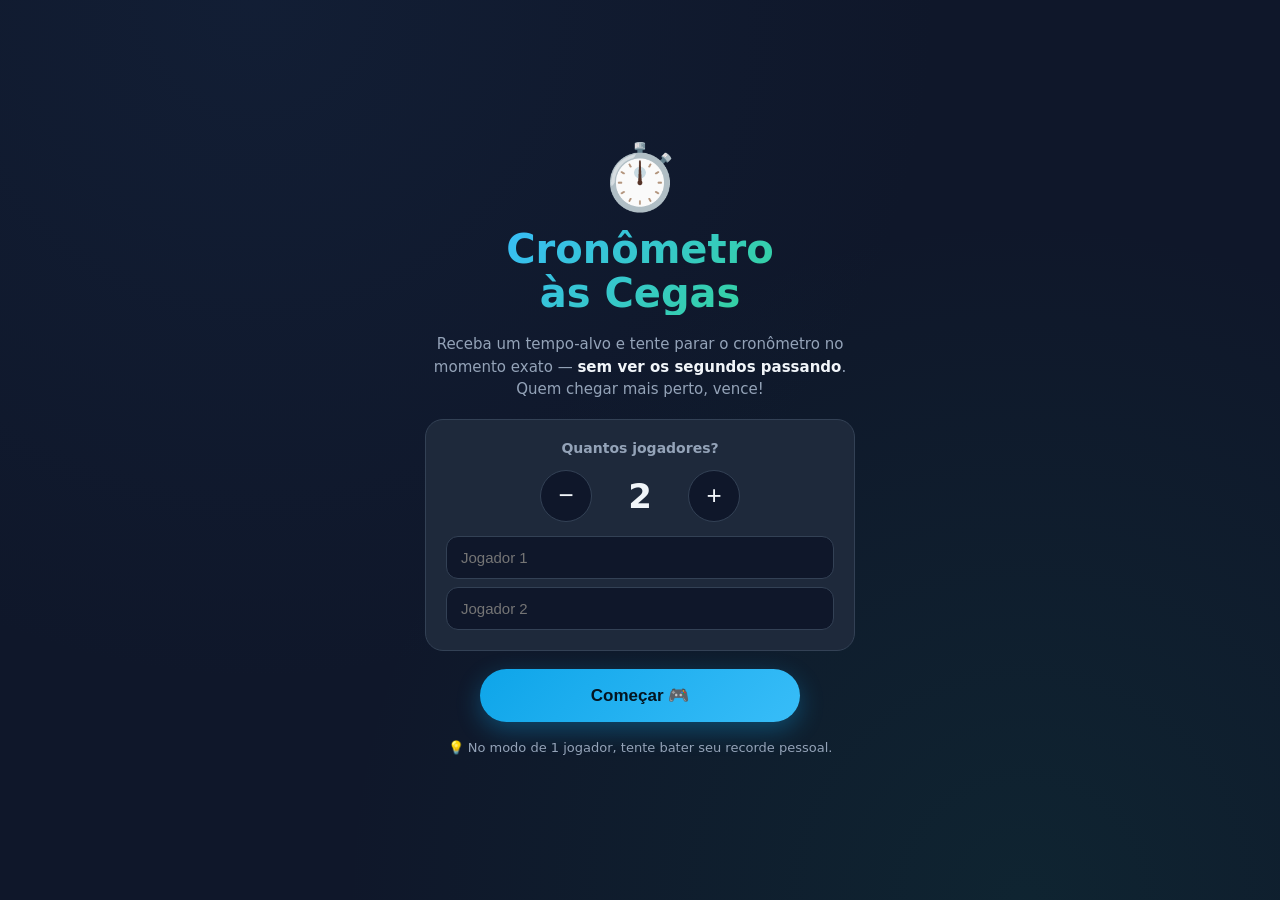
<file: index.html>
<!DOCTYPE html>
<html lang="pt-BR">
<head>
  <meta charset="UTF-8">
  <meta name="viewport" content="width=device-width, initial-scale=1.0, user-scalable=no">
  <meta name="theme-color" content="#0f172a">
  <meta name="description" content="Jogo do Cronômetro às Cegas — tente parar o cronômetro no tempo certo, sem ver!">
  <title>Cronômetro às Cegas</title>
  <link rel="manifest" href="manifest.webmanifest">
  <link rel="icon" href="icons/icon-192.png">
  <link rel="apple-touch-icon" href="icons/icon-192.png">
  <link rel="stylesheet" href="style.css">
</head>
<body>

  <!-- ===== Tela: Início ===== -->
  <section id="screen-home" class="screen active">
    <div class="container">
      <div class="logo">⏱️</div>
      <h1>Cronômetro<br>às Cegas</h1>
      <p class="subtitle">Receba um tempo-alvo e tente parar o cronômetro no momento exato — <strong>sem ver os segundos passando</strong>. Quem chegar mais perto, vence!</p>

      <div class="card">
        <label class="field-label" for="player-count">Quantos jogadores?</label>
        <div class="stepper">
          <button type="button" id="btn-minus" class="stepper-btn" aria-label="Menos um jogador">−</button>
          <span id="player-count" class="stepper-value">2</span>
          <button type="button" id="btn-plus" class="stepper-btn" aria-label="Mais um jogador">+</button>
        </div>
        <div id="player-names" class="player-names"></div>
      </div>

      <button type="button" id="btn-start-game" class="btn btn-primary">Começar 🎮</button>
      <p class="hint">💡 No modo de 1 jogador, tente bater seu recorde pessoal.</p>
    </div>
  </section>

  <!-- ===== Tela: Jogo ===== -->
  <section id="screen-game" class="screen">
    <div class="container">
      <div class="round-info">
        <span id="round-label" class="chip">Rodada 1</span>
        <span id="turn-label" class="chip chip-accent">Vez de Jogador 1</span>
      </div>

      <div class="target-card">
        <span class="target-title">🎯 Tempo-alvo</span>
        <span id="target-time" class="target-value">7,43<small>s</small></span>
      </div>

      <div id="timer-area" class="timer-area">
        <div id="timer-visual" class="timer-visual">
          <div class="pulse-ring"></div>
          <span id="timer-emoji">🙈</span>
        </div>
        <p id="timer-status" class="timer-status">Toque no botão para iniciar o cronômetro.<br>Ele ficará <strong>escondido</strong>!</p>
      </div>

      <button type="button" id="btn-timer" class="btn btn-timer btn-go">INICIAR ▶</button>
      <p class="hint">Também funciona com a tecla <kbd>Espaço</kbd></p>
    </div>
  </section>

  <!-- ===== Tela: Entre jogadores ===== -->
  <section id="screen-pass" class="screen">
    <div class="container">
      <div class="logo">🤫</div>
      <h2>Tempo registrado!</h2>
      <p class="subtitle">O resultado é segredo até o fim da rodada.<br>Passe o aparelho para:</p>
      <p id="next-player-name" class="big-name">Jogador 2</p>
      <button type="button" id="btn-next-player" class="btn btn-primary">Pode vir! 👍</button>
    </div>
  </section>

  <!-- ===== Tela: Resultado da rodada ===== -->
  <section id="screen-result" class="screen">
    <div class="container">
      <h2 id="result-title">Resultado da rodada</h2>
      <p class="subtitle">Alvo: <strong id="result-target">7,43s</strong></p>
      <div id="result-list" class="result-list"></div>
      <div id="solo-feedback" class="solo-feedback hidden"></div>
      <div class="btn-row">
        <button type="button" id="btn-next-round" class="btn btn-primary">Próxima rodada 🔁</button>
        <button type="button" id="btn-finish" class="btn btn-ghost">Encerrar jogo</button>
      </div>
    </div>
  </section>

  <!-- ===== Tela: Placar final ===== -->
  <section id="screen-final" class="screen">
    <div class="container">
      <div class="logo">🏆</div>
      <h2>Fim de jogo!</h2>
      <p id="final-subtitle" class="subtitle"></p>
      <div id="final-list" class="result-list"></div>
      <button type="button" id="btn-play-again" class="btn btn-primary">Jogar novamente 🔄</button>
    </div>
  </section>

  <script src="app.js"></script>
</body>
</html>
</file>
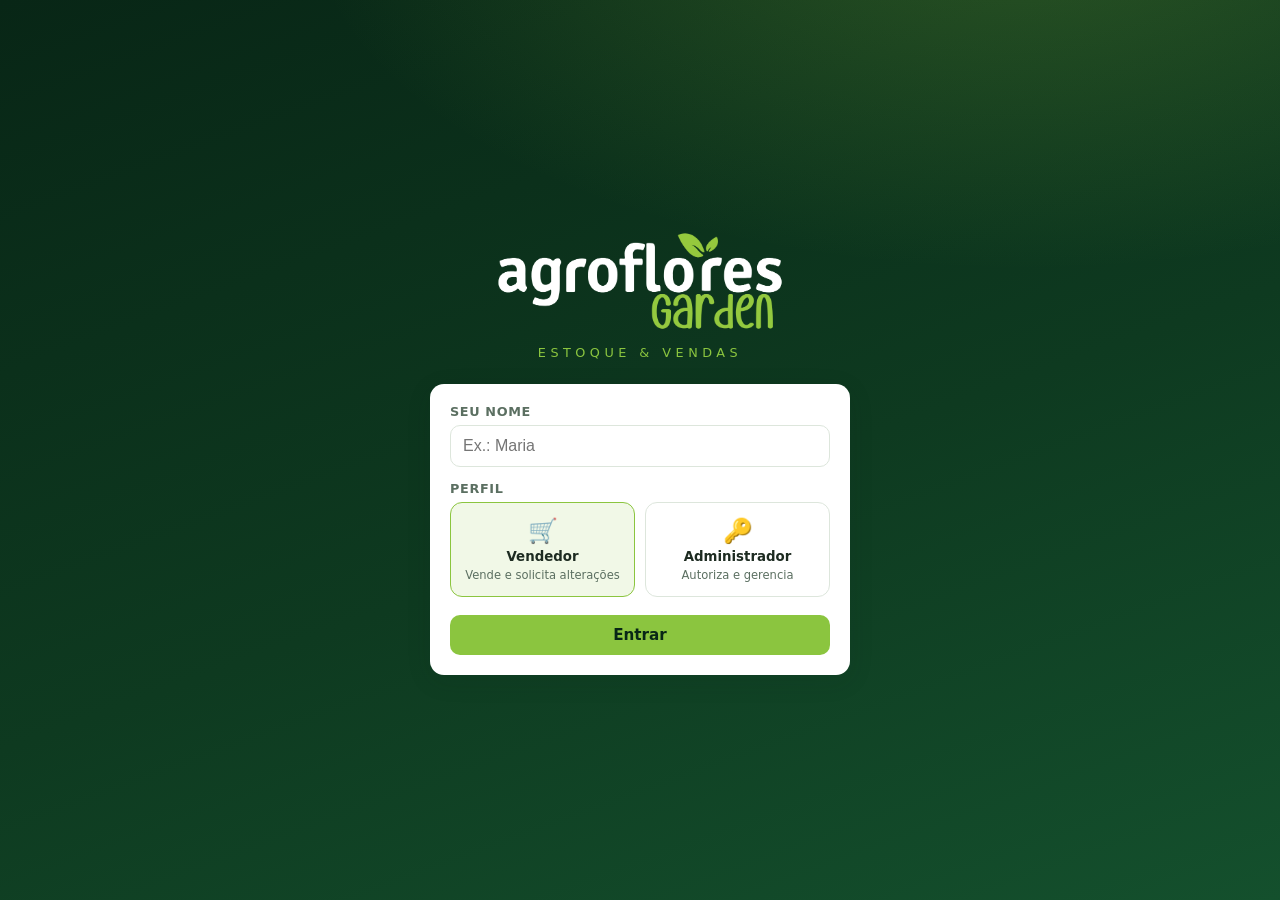
<file: agroflores/index.html>
<!DOCTYPE html>
<html lang="pt-BR">
<head>
  <meta charset="UTF-8">
  <meta name="viewport" content="width=device-width, initial-scale=1.0, viewport-fit=cover">
  <meta name="theme-color" content="#0e3a20">
  <meta name="description" content="Agroflores Garden — controle de estoque e ponto de venda com autorização do administrador para alteração de preços.">
  <meta name="apple-mobile-web-app-capable" content="yes">
  <meta name="mobile-web-app-capable" content="yes">
  <meta name="apple-mobile-web-app-status-bar-style" content="black-translucent">
  <meta name="apple-mobile-web-app-title" content="Agroflores">
  <title>Agroflores Garden — Estoque &amp; Vendas</title>
  <link rel="icon" href="icon-512.png" type="image/png">
  <link rel="apple-touch-icon" href="icon-512.png">
  <link rel="manifest" href="manifest.webmanifest">
  <link rel="stylesheet" href="style.css">
</head>
<body>

  <!-- ===== Tela: Login / seleção de perfil ===== -->
  <section id="screen-login" class="screen active">
    <div class="login-box">
      <img src="logo.png" alt="Agroflores Garden" class="login-logo">
      <p class="login-tagline">Estoque &amp; Vendas</p>

      <div class="card">
        <label class="field-label" for="login-name">Seu nome</label>
        <input type="text" id="login-name" placeholder="Ex.: Maria" maxlength="30" autocomplete="off">

        <label class="field-label">Perfil</label>
        <div class="role-picker">
          <button type="button" class="role-btn selected" data-role="vendedor">
            <span class="role-icon">🛒</span>
            <strong>Vendedor</strong>
            <small>Vende e solicita alterações</small>
          </button>
          <button type="button" class="role-btn" data-role="admin">
            <span class="role-icon">🔑</span>
            <strong>Administrador</strong>
            <small>Autoriza e gerencia</small>
          </button>
        </div>

        <div id="login-pin-row" class="hidden">
          <label class="field-label" for="login-pin">PIN do administrador</label>
          <input type="password" id="login-pin" inputmode="numeric" placeholder="••••" maxlength="8" autocomplete="off">
          <p class="hint">PIN padrão do modelo: <code>1234</code></p>
        </div>

        <p id="login-error" class="error-msg hidden"></p>
        <button id="btn-login" class="btn btn-primary btn-block">Entrar</button>
      </div>
    </div>
  </section>

  <!-- ===== App ===== -->
  <section id="screen-app" class="screen">
    <header class="app-header">
      <img src="logo.png" alt="Agroflores Garden" class="header-logo">
      <div class="header-user">
        <span id="user-badge" class="user-badge"></span>
        <button id="btn-logout" class="btn btn-ghost btn-small" title="Sair">Sair</button>
      </div>
    </header>

    <nav class="tabs" id="tabs"></nav>

    <main class="views">

      <!-- ===== Aba: PDV (vendedor) ===== -->
      <div id="view-pdv" class="view">
        <div class="pdv-grid">
          <section class="panel">
            <h2>Produtos</h2>
            <input type="search" id="pdv-search" class="search" placeholder="Buscar produto…">
            <ul id="pdv-products" class="product-list"></ul>
          </section>

          <section class="panel cart-panel">
            <h2>Venda atual</h2>
            <ul id="cart-items" class="cart-list"></ul>
            <p id="cart-empty" class="empty-msg">Toque em um produto para adicioná-lo à venda.</p>
            <div class="cart-total-row">
              <span>Total</span>
              <strong id="cart-total">R$ 0,00</strong>
            </div>
            <div class="cart-actions">
              <button id="btn-clear-cart" class="btn btn-ghost">Limpar</button>
              <button id="btn-checkout" class="btn btn-primary">Finalizar venda</button>
            </div>
          </section>
        </div>
      </div>

      <!-- ===== Aba: Estoque ===== -->
      <div id="view-estoque" class="view">
        <section class="panel">
          <h2>Adicionar ao estoque</h2>
          <form id="form-product" class="product-form">
            <div class="form-row">
              <div class="form-field grow">
                <label class="field-label" for="prod-name">Produto</label>
                <input type="text" id="prod-name" placeholder="Ex.: Muda de rosa" maxlength="60" required>
              </div>
              <div class="form-field">
                <label class="field-label" for="prod-category">Categoria</label>
                <select id="prod-category">
                  <option>Flores</option>
                  <option>Mudas</option>
                  <option>Vasos</option>
                  <option>Insumos</option>
                  <option>Ferramentas</option>
                  <option>Outros</option>
                </select>
              </div>
            </div>
            <div class="form-row">
              <div class="form-field">
                <label class="field-label" for="prod-price">Preço (R$)</label>
                <input type="number" id="prod-price" min="0.01" step="0.01" placeholder="0,00" required>
              </div>
              <div class="form-field">
                <label class="field-label" for="prod-qty">Quantidade</label>
                <input type="number" id="prod-qty" min="1" step="1" value="1" required>
              </div>
              <div class="form-field btn-field">
                <button type="submit" class="btn btn-primary">Adicionar</button>
              </div>
            </div>
            <p class="hint">Se o produto já existir, a quantidade é somada ao estoque atual.</p>
          </form>
        </section>

        <section class="panel">
          <h2>Estoque atual</h2>
          <input type="search" id="stock-search" class="search" placeholder="Buscar no estoque…">
          <div class="table-wrap">
            <table class="stock-table">
              <thead>
                <tr>
                  <th>Produto</th><th>Categoria</th><th>Preço</th><th>Qtd.</th><th></th>
                </tr>
              </thead>
              <tbody id="stock-rows"></tbody>
            </table>
          </div>
        </section>
      </div>

      <!-- ===== Aba: Solicitações / Autorizações ===== -->
      <div id="view-solicitacoes" class="view">
        <section class="panel">
          <h2 id="requests-title">Solicitações de alteração de preço</h2>
          <ul id="request-list" class="request-list"></ul>
          <p id="requests-empty" class="empty-msg">Nenhuma solicitação por aqui.</p>
        </section>
      </div>

      <!-- ===== Aba: Vendas (admin) ===== -->
      <div id="view-vendas" class="view">
        <section class="panel">
          <h2>Histórico de vendas</h2>
          <ul id="sales-list" class="sales-list"></ul>
          <p id="sales-empty" class="empty-msg">Nenhuma venda registrada ainda.</p>
        </section>
      </div>

    </main>
  </section>

  <!-- ===== Modal: alterar preço ===== -->
  <div id="modal-price" class="modal-backdrop hidden">
    <div class="modal">
      <h3>Alterar preço</h3>
      <p class="modal-product" id="price-product-name"></p>
      <p class="modal-current">Preço atual: <strong id="price-current"></strong></p>

      <label class="field-label" for="price-new">Novo preço (R$)</label>
      <input type="number" id="price-new" min="0.01" step="0.01" placeholder="0,00">

      <label class="field-label" for="price-reason">Motivo</label>
      <input type="text" id="price-reason" maxlength="120" placeholder="Ex.: promoção, produto danificado…">

      <div id="price-auth-block" class="auth-block">
        <p class="auth-note">⚠️ Alteração de preço exige <strong>autorização do administrador</strong>.
        A solicitação será enviada pelo app e a venda com o novo preço
        <strong>só poderá ser finalizada depois da aprovação</strong>.</p>
      </div>

      <p id="price-error" class="error-msg hidden"></p>

      <div class="modal-actions">
        <button id="btn-price-cancel" class="btn btn-ghost">Cancelar</button>
        <button id="btn-price-submit" class="btn btn-primary">Enviar</button>
      </div>
    </div>
  </div>

  <!-- ===== Barra de venda (mobile) ===== -->
  <div id="mobile-cart-bar" class="mobile-cart-bar hidden">
    <div>
      <small id="mbar-count"></small>
      <strong id="mbar-total">R$ 0,00</strong>
    </div>
    <button id="btn-mbar" class="btn btn-primary btn-small">Ver venda ▾</button>
  </div>

  <!-- ===== Toast ===== -->
  <div id="toast" class="toast hidden"></div>

  <script src="app.js"></script>
</body>
</html>
</file>
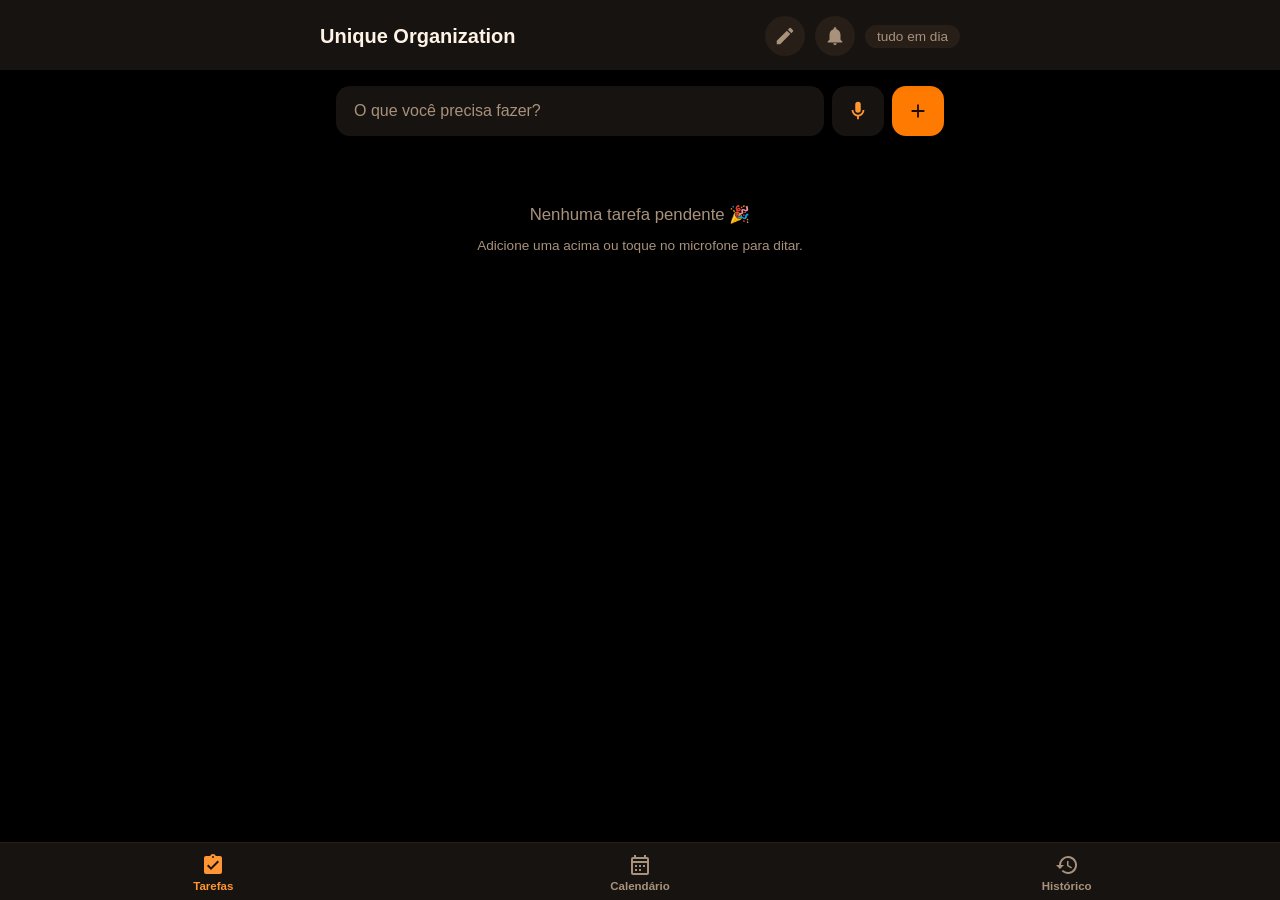
<file: organizador-tarefas/index.html>
<!DOCTYPE html>
<html lang="pt-BR">
<head>
  <meta charset="UTF-8">
  <meta name="viewport" content="width=device-width, initial-scale=1.0, viewport-fit=cover, user-scalable=no">
  <title>Unique Organization</title>
  <meta name="description" content="Unique Organization — organizador pessoal de tarefas com voz, anexos e histórico">
  <meta name="theme-color" content="#000000">
  <link rel="manifest" href="manifest.webmanifest">
  <link rel="apple-touch-icon" href="icon-180.png">
  <link rel="icon" type="image/png" href="icon-192.png">
  <meta name="apple-mobile-web-app-capable" content="yes">
  <meta name="mobile-web-app-capable" content="yes">
  <meta name="apple-mobile-web-app-status-bar-style" content="black-translucent">
  <meta name="apple-mobile-web-app-title" content="UTS Org">
  <link rel="stylesheet" href="style.css">
</head>
<body>
  <button id="aviso-atualizacao" class="aviso-atualizacao" hidden>
    ⬆️ Nova versão disponível — toque para atualizar
  </button>

  <header class="topo">
    <h1 id="titulo-app">Unique Organization</h1>
    <div class="topo-direita">
      <button id="botao-pdf" class="botao-sino" title="Editar um PDF" aria-label="Abrir e editar um PDF">
        <svg viewBox="0 0 24 24" width="22" height="22" fill="currentColor" aria-hidden="true">
          <path d="M3 17.25V21h3.75L17.81 9.94l-3.75-3.75L3 17.25zM20.71 7.04a1 1 0 0 0 0-1.41l-2.34-2.34a1 1 0 0 0-1.41 0l-1.83 1.83 3.75 3.75 1.83-1.83z"/>
        </svg>
      </button>
      <button id="botao-lembretes" class="botao-sino" title="Lembretes" aria-label="Ativar ou desativar lembretes">
        <svg viewBox="0 0 24 24" width="22" height="22" fill="currentColor" aria-hidden="true">
          <path d="M12 22a2 2 0 0 0 2-2h-4a2 2 0 0 0 2 2zm6-6v-5c0-3.07-1.63-5.64-4.5-6.32V4a1.5 1.5 0 0 0-3 0v.68C7.64 5.36 6 7.92 6 11v5l-2 2v1h16v-1l-2-2z"/>
        </svg>
      </button>
      <span id="contador" class="contador"></span>
    </div>
  </header>

  <main>
    <!-- Aba: Tarefas pendentes -->
    <section id="painel-tarefas" class="painel ativo">
      <form id="form-nova" autocomplete="off">
        <div class="linha-entrada">
          <input type="text" id="entrada-tarefa" placeholder="O que você precisa fazer?"
                 enterkeyhint="done" maxlength="300"
                 autocorrect="off" spellcheck="false" autocapitalize="off">
          <button type="button" id="botao-voz" title="Ditar tarefa por voz" aria-label="Ditar por voz">
            <svg viewBox="0 0 24 24" width="22" height="22" fill="currentColor" aria-hidden="true">
              <path d="M12 14a3 3 0 0 0 3-3V5a3 3 0 0 0-6 0v6a3 3 0 0 0 3 3zm5-3a5 5 0 0 1-10 0H5a7 7 0 0 0 6 6.92V21h2v-3.08A7 7 0 0 0 19 11h-2z"/>
            </svg>
          </button>
          <button type="submit" id="botao-add" title="Adicionar tarefa" aria-label="Adicionar">
            <svg viewBox="0 0 24 24" width="22" height="22" fill="currentColor" aria-hidden="true">
              <path d="M19 13H13v6h-2v-6H5v-2h6V5h2v6h6z"/>
            </svg>
          </button>
        </div>
        <p id="status-voz" class="status-voz" hidden></p>
      </form>

      <ul id="lista-tarefas" class="lista"></ul>
      <p id="vazio-tarefas" class="vazio" hidden>
        Nenhuma tarefa pendente 🎉<br>
        <small>Adicione uma acima ou toque no microfone para ditar.</small>
      </p>
    </section>

    <!-- Aba: Calendário -->
    <section id="painel-calendario" class="painel">
      <div class="cal-cabecalho">
        <button id="cal-anterior" aria-label="Mês anterior">‹</button>
        <h2 id="cal-titulo"></h2>
        <button id="cal-proximo" aria-label="Próximo mês">›</button>
      </div>
      <div class="cal-semana">
        <span>dom</span><span>seg</span><span>ter</span><span>qua</span><span>qui</span><span>sex</span><span>sáb</span>
      </div>
      <div id="cal-grade" class="cal-grade"></div>

      <div class="cal-dia">
        <h3 id="cal-dia-titulo"></h3>
        <form id="form-cal" autocomplete="off">
          <div class="linha-entrada">
            <input type="text" id="cal-entrada" placeholder="Tarefa para este dia..."
                   enterkeyhint="done" maxlength="300"
                   autocorrect="off" spellcheck="false" autocapitalize="off">
            <button type="submit" id="cal-botao-add" title="Adicionar neste dia" aria-label="Adicionar">
              <svg viewBox="0 0 24 24" width="22" height="22" fill="currentColor" aria-hidden="true">
                <path d="M19 13H13v6h-2v-6H5v-2h6V5h2v6h6z"/>
              </svg>
            </button>
          </div>
        </form>
        <ul id="cal-lista" class="lista"></ul>
        <p id="cal-vazio" class="vazio-menor" hidden>Nenhuma tarefa neste dia.</p>
      </div>
    </section>

    <!-- Aba: Histórico -->
    <section id="painel-historico" class="painel">
      <div class="linha-entrada">
        <input type="search" id="busca-historico" placeholder="🔍 Pesquisar em tudo que você já fez..."
               enterkeyhint="search" autocorrect="off" spellcheck="false" autocapitalize="off">
      </div>
      <div class="filtro-dia">
        <label for="busca-dia">📅 Ver um dia:</label>
        <input type="date" id="busca-dia">
        <button id="limpar-dia" type="button" hidden>✕ Todos os dias</button>
      </div>
      <p id="resultado-busca" class="resultado-busca" hidden></p>
      <div id="conteudo-historico"></div>
      <div id="paginacao" class="paginacao" hidden>
        <button id="pag-anterior" type="button">‹ Anterior</button>
        <span id="pag-info"></span>
        <button id="pag-proxima" type="button">Próxima ›</button>
      </div>

      <div class="backup">
        <h3>💾 Backup</h3>
        <p>Guarda todas as tarefas, o histórico e os anexos num arquivo.
           Use antes de trocar o ícone da tela de início ou de aparelho.</p>
        <div class="backup-botoes">
          <button id="botao-exportar-backup" type="button">⬇ Exportar backup</button>
          <button id="botao-importar-backup" type="button">⬆ Importar backup</button>
        </div>
      </div>
      <input type="file" id="arquivo-backup" accept=".json,application/json" hidden>
      <p id="busca-sem-resultado" class="vazio" hidden>
        Nada encontrado.<br>
        <small>Tente outra palavra — a busca ignora acentos e maiúsculas.</small>
      </p>
      <p id="vazio-historico" class="vazio" hidden>
        Nada concluído ainda.<br>
        <small>Quando você marcar tarefas como feitas, elas aparecem aqui.</small>
      </p>
    </section>
  </main>

  <!-- Seletores de arquivo (invisíveis) -->
  <input type="file" id="arquivo-imagem" accept="image/*" multiple hidden>
  <input type="file" id="arquivo-doc" multiple hidden>
  <input type="file" id="arquivo-pdf" accept="application/pdf,.pdf" hidden>

  <!-- Editor de PDF -->
  <div id="editor-pdf" class="editor" hidden>
    <div class="editor-topo">
      <button id="ed-fechar" title="Fechar" aria-label="Fechar editor">✕</button>
      <div class="editor-pags">
        <button id="ed-pag-ant" aria-label="Página anterior">‹</button>
        <span id="ed-pag-info"></span>
        <button id="ed-pag-prox" aria-label="Próxima página">›</button>
      </div>
      <button id="ed-desfazer" title="Desfazer último traço" aria-label="Desfazer">↩</button>
      <button id="ed-modo-caneta" title="Modo caneta: desenhar só com a Apple Pencil (dedos movem e dão zoom)" aria-label="Alternar modo só caneta">✍️</button>
      <button id="ed-salvar" class="ed-acao" hidden>💾 Salvar</button>
      <button id="ed-exportar" class="ed-acao">⬇ Exportar</button>
    </div>
    <div class="editor-area" id="ed-area">
      <div class="editor-folha" id="ed-folha">
        <canvas id="ed-canvas-pdf"></canvas>
        <canvas id="ed-canvas-desenho"></canvas>
      </div>
    </div>
    <p id="ed-carregando" class="ed-carregando" hidden>Carregando PDF...</p>
    <button id="ed-alternar" class="ed-alternar" aria-label="Mostrar ou esconder as ferramentas">⌃</button>
    <div class="editor-barra fechada">
      <div class="ed-grupo" id="ed-ferramentas">
        <button data-fer="mover" title="Mover e rolar a página">✋</button>
        <button data-fer="caneta" class="ativo" title="Caneta livre">✏️</button>
        <button data-fer="texto" title="Inserir texto (toque onde quer escrever)"><strong>T</strong></button>
        <button data-fer="marca" title="Marca-texto">🖍️</button>
        <button data-fer="linha" title="Linha reta">╱</button>
        <button data-fer="tracejada" title="Linha tracejada">┅</button>
        <button data-fer="seta" title="Seta">➜</button>
        <button data-fer="seta2" title="Seta dupla">⬌</button>
        <button data-fer="ret" title="Retângulo">▭</button>
        <button data-fer="retfill" title="Retângulo preenchido">▰</button>
        <button data-fer="circ" title="Círculo">◯</button>
      </div>
      <div class="ed-grupo" id="ed-cores">
        <button data-cor="#ff3b30" style="--c:#ff3b30" class="ativo" aria-label="Vermelho"></button>
        <button data-cor="#ff9500" style="--c:#ff9500" aria-label="Laranja"></button>
        <button data-cor="#ffe000" style="--c:#ffe000" aria-label="Amarelo"></button>
        <button data-cor="#34c759" style="--c:#34c759" aria-label="Verde"></button>
        <button data-cor="#0a84ff" style="--c:#0a84ff" aria-label="Azul"></button>
        <button data-cor="#ffffff" style="--c:#ffffff" aria-label="Branco"></button>
        <button data-cor="#000000" style="--c:#000000" aria-label="Preto"></button>
      </div>
      <div class="ed-grupo">
        <button id="ed-girar-esq" title="Girar 90° para a esquerda">⟲</button>
        <button id="ed-girar-dir" title="Girar 90° para a direita">⟳</button>
      </div>
      <div class="ed-grupo" id="ed-larguras">
        <button data-larg="0.004" title="Traço fino"><span class="bolinha p"></span></button>
        <button data-larg="0.008" class="ativo" title="Traço médio"><span class="bolinha m"></span></button>
        <button data-larg="0.016" title="Traço grosso"><span class="bolinha g"></span></button>
      </div>
    </div>
  </div>

  <!-- Menu ao segurar o botão de concluir -->
  <div id="menu-concluir" class="folha" hidden>
    <div class="folha-fundo" data-fechar></div>
    <div class="folha-conteudo">
      <p id="menu-concluir-titulo"></p>
      <button id="mc-imagem" class="folha-opcao">📷 Anexar imagem e concluir</button>
      <button id="mc-doc" class="folha-opcao">📄 Anexar documento e concluir</button>
      <button id="mc-so-concluir" class="folha-opcao destaque">✅ Só concluir</button>
      <button id="mc-cancelar" class="folha-opcao cancelar">Cancelar</button>
    </div>
  </div>

  <!-- Visualizador de imagem anexada -->
  <div id="visor" class="visor" hidden>
    <button id="visor-fechar" aria-label="Fechar">✕</button>
    <button id="visor-ant" class="visor-seta" aria-label="Imagem anterior">‹</button>
    <img id="visor-img" alt="Anexo">
    <button id="visor-prox" class="visor-seta" aria-label="Próxima imagem">›</button>
    <div class="visor-acoes">
      <span id="visor-contagem" class="visor-contagem"></span>
      <button id="visor-remover" hidden>🗑 Remover anexo</button>
    </div>
  </div>

  <button id="fechar-teclado" class="fechar-teclado" hidden aria-label="Fechar teclado" title="Fechar teclado">
    <svg viewBox="0 0 24 24" width="26" height="26" fill="currentColor" aria-hidden="true">
      <path d="M20 2H4a2 2 0 0 0-2 2v10a2 2 0 0 0 2 2h16a2 2 0 0 0 2-2V4a2 2 0 0 0-2-2zm-9 3h2v2h-2V5zm0 3h2v2h-2V8zM8 5h2v2H8V5zm0 3h2v2H8V8zM7 10H5V8h2v2zm0-3H5V5h2v2zm9 6H8v-2h8v2zm0-3h-2V8h2v2zm0-3h-2V5h2v2zm3 3h-2V8h2v2zm0-3h-2V5h2v2zM12 23l4-4H8l4 4z"/>
    </svg>
  </button>

  <nav class="abas" role="tablist">
    <button id="aba-tarefas" class="aba ativo" role="tab" aria-selected="true">
      <svg viewBox="0 0 24 24" width="24" height="24" fill="currentColor" aria-hidden="true">
        <path d="M19 3h-4.18C14.4 1.84 13.3 1 12 1s-2.4.84-2.82 2H5a2 2 0 0 0-2 2v14a2 2 0 0 0 2 2h14a2 2 0 0 0 2-2V5a2 2 0 0 0-2-2zm-7 0a1 1 0 1 1 0 2 1 1 0 0 1 0-2zm-2 14-4-4 1.41-1.41L10 14.17l6.59-6.59L18 9l-8 8z"/>
      </svg>
      <span>Tarefas</span>
    </button>
    <button id="aba-calendario" class="aba" role="tab" aria-selected="false">
      <svg viewBox="0 0 24 24" width="24" height="24" fill="currentColor" aria-hidden="true">
        <path d="M19 4h-1V2h-2v2H8V2H6v2H5a2 2 0 0 0-2 2v14a2 2 0 0 0 2 2h14a2 2 0 0 0 2-2V6a2 2 0 0 0-2-2zm0 16H5V10h14v10zM5 8V6h14v2H5zm4 6H7v-2h2v2zm4 0h-2v-2h2v2zm4 0h-2v-2h2v2zm-8 4H7v-2h2v2zm4 0h-2v-2h2v2z"/>
      </svg>
      <span>Calendário</span>
    </button>
    <button id="aba-historico" class="aba" role="tab" aria-selected="false">
      <svg viewBox="0 0 24 24" width="24" height="24" fill="currentColor" aria-hidden="true">
        <path d="M13 3a9 9 0 0 0-9 9H1l3.89 3.89.07.14L9 12H6a7 7 0 1 1 2.05 4.95l-1.41 1.41A9 9 0 1 0 13 3zm-1 5v5l4.28 2.54.72-1.21-3.5-2.08V8H12z"/>
      </svg>
      <span>Histórico</span>
    </button>
  </nav>

  <script src="app.js"></script>
  <script src="editor.js"></script>
</body>
</html>
</file>
<file: style.css>
/* ===== Cronômetro às Cegas ===== */

:root {
  --bg: #0f172a;
  --bg-soft: #1e293b;
  --card: #1e293b;
  --card-border: #334155;
  --text: #f1f5f9;
  --text-dim: #94a3b8;
  --accent: #38bdf8;
  --accent-strong: #0ea5e9;
  --green: #34d399;
  --green-strong: #10b981;
  --red: #f87171;
  --red-strong: #ef4444;
  --gold: #fbbf24;
  --radius: 18px;
}

* {
  margin: 0;
  padding: 0;
  box-sizing: border-box;
  -webkit-tap-highlight-color: transparent;
}

html, body {
  height: 100%;
}

body {
  font-family: system-ui, -apple-system, "Segoe UI", Roboto, sans-serif;
  background: var(--bg);
  background-image: radial-gradient(circle at 20% 0%, #1e3a5f33 0%, transparent 50%),
                    radial-gradient(circle at 80% 100%, #0e7a5f22 0%, transparent 50%);
  color: var(--text);
  min-height: 100dvh;
  user-select: none;
  -webkit-user-select: none;
}

/* ===== Telas ===== */
.screen {
  display: none;
  min-height: 100dvh;
  align-items: center;
  justify-content: center;
  padding: 24px 16px;
}

.screen.active {
  display: flex;
}

.container {
  width: 100%;
  max-width: 430px;
  display: flex;
  flex-direction: column;
  align-items: center;
  gap: 18px;
  text-align: center;
}

.hidden { display: none !important; }

/* ===== Tipografia ===== */
.logo { font-size: 64px; line-height: 1; }

h1 {
  font-size: clamp(30px, 8vw, 40px);
  line-height: 1.1;
  background: linear-gradient(135deg, var(--accent), var(--green));
  -webkit-background-clip: text;
  background-clip: text;
  -webkit-text-fill-color: transparent;
}

h2 { font-size: clamp(24px, 6vw, 30px); }

.subtitle {
  color: var(--text-dim);
  font-size: 15px;
  line-height: 1.5;
}

.subtitle strong { color: var(--text); }

.hint {
  color: var(--text-dim);
  font-size: 13px;
}

kbd {
  background: var(--bg-soft);
  border: 1px solid var(--card-border);
  border-radius: 6px;
  padding: 2px 8px;
  font-family: inherit;
  font-size: 12px;
}

.big-name {
  font-size: clamp(28px, 8vw, 38px);
  font-weight: 800;
  color: var(--accent);
}

/* ===== Cartões ===== */
.card {
  width: 100%;
  background: var(--card);
  border: 1px solid var(--card-border);
  border-radius: var(--radius);
  padding: 20px;
  display: flex;
  flex-direction: column;
  gap: 14px;
}

.field-label {
  font-size: 14px;
  font-weight: 600;
  color: var(--text-dim);
}

/* ===== Stepper de jogadores ===== */
.stepper {
  display: flex;
  align-items: center;
  justify-content: center;
  gap: 22px;
}

.stepper-btn {
  width: 52px;
  height: 52px;
  border-radius: 50%;
  border: 1px solid var(--card-border);
  background: var(--bg);
  color: var(--text);
  font-size: 26px;
  cursor: pointer;
  transition: transform .1s, background .2s;
}

.stepper-btn:active { transform: scale(.9); background: var(--card-border); }

.stepper-value {
  font-size: 34px;
  font-weight: 800;
  min-width: 52px;
}

.player-names {
  display: flex;
  flex-direction: column;
  gap: 8px;
}

.player-names input {
  width: 100%;
  padding: 12px 14px;
  border-radius: 12px;
  border: 1px solid var(--card-border);
  background: var(--bg);
  color: var(--text);
  font-size: 15px;
  outline: none;
}

.player-names input:focus { border-color: var(--accent); }

/* ===== Botões ===== */
.btn {
  border: none;
  border-radius: 999px;
  padding: 16px 34px;
  font-size: 17px;
  font-weight: 700;
  cursor: pointer;
  transition: transform .1s, filter .2s;
  width: 100%;
  max-width: 320px;
}

.btn:active { transform: scale(.96); }

.btn-primary {
  background: linear-gradient(135deg, var(--accent-strong), var(--accent));
  color: #04141f;
  box-shadow: 0 8px 24px #0ea5e955;
}

.btn-ghost {
  background: transparent;
  color: var(--text-dim);
  border: 1px solid var(--card-border);
}

.btn-row {
  width: 100%;
  display: flex;
  flex-direction: column;
  align-items: center;
  gap: 10px;
}

/* ===== Botão do cronômetro ===== */
.btn-timer {
  padding: 24px;
  font-size: 24px;
  letter-spacing: 1px;
  max-width: 360px;
}

.btn-go {
  background: linear-gradient(135deg, var(--green-strong), var(--green));
  color: #03150e;
  box-shadow: 0 8px 28px #10b98155;
}

.btn-stop {
  background: linear-gradient(135deg, var(--red-strong), var(--red));
  color: #1d0505;
  box-shadow: 0 8px 28px #ef444455;
  animation: throb 1s ease-in-out infinite;
}

@keyframes throb {
  0%, 100% { transform: scale(1); }
  50% { transform: scale(1.03); }
}

/* ===== Área do jogo ===== */
.round-info {
  display: flex;
  gap: 10px;
  flex-wrap: wrap;
  justify-content: center;
}

.chip {
  background: var(--bg-soft);
  border: 1px solid var(--card-border);
  border-radius: 999px;
  padding: 6px 16px;
  font-size: 13px;
  font-weight: 600;
  color: var(--text-dim);
}

.chip-accent {
  color: var(--accent);
  border-color: var(--accent);
}

.target-card {
  width: 100%;
  background: var(--card);
  border: 1px solid var(--card-border);
  border-radius: var(--radius);
  padding: 18px;
  display: flex;
  flex-direction: column;
  gap: 4px;
}

.target-title {
  font-size: 13px;
  font-weight: 600;
  color: var(--text-dim);
  text-transform: uppercase;
  letter-spacing: 1px;
}

.target-value {
  font-size: clamp(48px, 14vw, 64px);
  font-weight: 800;
  font-variant-numeric: tabular-nums;
  color: var(--gold);
}

.target-value small {
  font-size: .45em;
  color: var(--text-dim);
  margin-left: 4px;
}

.timer-area {
  display: flex;
  flex-direction: column;
  align-items: center;
  gap: 14px;
}

.timer-visual {
  position: relative;
  width: 120px;
  height: 120px;
  border-radius: 50%;
  background: var(--bg-soft);
  border: 2px solid var(--card-border);
  display: flex;
  align-items: center;
  justify-content: center;
  font-size: 52px;
}

.pulse-ring {
  position: absolute;
  inset: -2px;
  border-radius: 50%;
  border: 2px solid var(--accent);
  opacity: 0;
}

.timer-visual.running .pulse-ring {
  animation: pulse 1.2s ease-out infinite;
}

@keyframes pulse {
  0% { transform: scale(1); opacity: .8; }
  100% { transform: scale(1.5); opacity: 0; }
}

.timer-status {
  color: var(--text-dim);
  font-size: 15px;
  line-height: 1.5;
  min-height: 3em;
}

.timer-status strong { color: var(--text); }

/* ===== Resultados ===== */
.result-list {
  width: 100%;
  display: flex;
  flex-direction: column;
  gap: 10px;
}

.result-row {
  background: var(--card);
  border: 1px solid var(--card-border);
  border-radius: 14px;
  padding: 14px 16px;
  display: flex;
  align-items: center;
  gap: 12px;
  text-align: left;
  animation: slide-in .35s ease both;
}

.result-row:nth-child(2) { animation-delay: .08s; }
.result-row:nth-child(3) { animation-delay: .16s; }
.result-row:nth-child(4) { animation-delay: .24s; }
.result-row:nth-child(5) { animation-delay: .32s; }
.result-row:nth-child(6) { animation-delay: .40s; }
.result-row:nth-child(7) { animation-delay: .48s; }
.result-row:nth-child(8) { animation-delay: .56s; }

@keyframes slide-in {
  from { opacity: 0; transform: translateY(12px); }
  to { opacity: 1; transform: translateY(0); }
}

.result-row.winner {
  border-color: var(--gold);
  box-shadow: 0 0 18px #fbbf2433;
}

.result-medal { font-size: 26px; width: 34px; text-align: center; }

.result-info { flex: 1; min-width: 0; }

.result-name {
  font-weight: 700;
  font-size: 16px;
  white-space: nowrap;
  overflow: hidden;
  text-overflow: ellipsis;
}

.result-detail {
  font-size: 13px;
  color: var(--text-dim);
  font-variant-numeric: tabular-nums;
}

.result-diff {
  font-weight: 800;
  font-size: 17px;
  font-variant-numeric: tabular-nums;
  white-space: nowrap;
}

.result-diff.good { color: var(--green); }
.result-diff.ok { color: var(--gold); }
.result-diff.bad { color: var(--red); }

.result-points {
  font-size: 12px;
  color: var(--text-dim);
  text-align: right;
}

.solo-feedback {
  width: 100%;
  background: var(--card);
  border: 1px solid var(--card-border);
  border-radius: var(--radius);
  padding: 18px;
  font-size: 16px;
  line-height: 1.6;
}

.solo-feedback .record {
  color: var(--gold);
  font-weight: 700;
}
</file>
<file: agroflores/style.css>
/* ===== Agroflores Garden — Estoque & Vendas ===== */

:root {
  --green-950: #082616;
  --green-900: #0e3a20;
  --green-800: #14502d;
  --green-700: #1c6a3c;
  --lime: #8bc53f;
  --lime-dark: #6fa32e;
  --paper: #f4f7f2;
  --card: #ffffff;
  --ink: #1d2b21;
  --ink-soft: #5b6f61;
  --line: #dde6dc;
  --danger: #c0392b;
  --warn-bg: #fff7e0;
  --warn-line: #e8d48a;
  --radius: 14px;
  --shadow: 0 6px 24px rgba(8, 38, 22, .12);
}

* { box-sizing: border-box; margin: 0; padding: 0; }

html, body { height: 100%; }

body {
  font-family: "Segoe UI", system-ui, -apple-system, Roboto, sans-serif;
  background: var(--paper);
  color: var(--ink);
  -webkit-font-smoothing: antialiased;
}

.hidden { display: none !important; }

.screen { display: none; min-height: 100vh; }
.screen.active { display: block; }

/* ===== Login ===== */
#screen-login {
  background:
    radial-gradient(1200px 600px at 80% -10%, rgba(139, 197, 63, .25), transparent 60%),
    linear-gradient(160deg, var(--green-950), var(--green-900) 55%, var(--green-800));
}
#screen-login.active { display: flex; align-items: center; justify-content: center; padding: 24px; }

.login-box { width: 100%; max-width: 420px; text-align: center; }
.login-logo { width: min(300px, 80%); margin-bottom: 4px; }
.login-tagline {
  color: var(--lime);
  letter-spacing: .35em;
  text-transform: uppercase;
  font-size: .8rem;
  margin-bottom: 24px;
}

.card {
  background: var(--card);
  border-radius: var(--radius);
  box-shadow: var(--shadow);
  padding: 20px;
  text-align: left;
}

.field-label {
  display: block;
  font-size: .8rem;
  font-weight: 600;
  color: var(--ink-soft);
  text-transform: uppercase;
  letter-spacing: .05em;
  margin: 14px 0 6px;
}
.field-label:first-child { margin-top: 0; }

input, select {
  width: 100%;
  padding: 11px 12px;
  border: 1.5px solid var(--line);
  border-radius: 10px;
  font-size: 1rem;
  background: #fff;
  color: var(--ink);
}
input:focus, select:focus {
  outline: none;
  border-color: var(--lime);
  box-shadow: 0 0 0 3px rgba(139, 197, 63, .25);
}

.hint { font-size: .8rem; color: var(--ink-soft); margin-top: 8px; }
.hint code { background: var(--paper); padding: 1px 6px; border-radius: 6px; }

.role-picker { display: grid; grid-template-columns: 1fr 1fr; gap: 10px; }
.role-btn {
  border: 1.5px solid var(--line);
  border-radius: 12px;
  background: #fff;
  padding: 14px 10px;
  cursor: pointer;
  display: flex;
  flex-direction: column;
  align-items: center;
  gap: 4px;
  font-family: inherit;
  color: var(--ink);
  transition: border-color .15s, background .15s;
}
.role-btn small { color: var(--ink-soft); font-size: .72rem; text-align: center; }
.role-btn .role-icon { font-size: 1.5rem; }
.role-btn.selected {
  border-color: var(--lime);
  background: rgba(139, 197, 63, .12);
}

/* ===== Botões ===== */
.btn {
  font-family: inherit;
  font-size: .95rem;
  font-weight: 600;
  border: none;
  border-radius: 10px;
  padding: 11px 18px;
  cursor: pointer;
  transition: filter .15s, background .15s;
}
.btn:active { filter: brightness(.92); }
.btn-primary { background: var(--lime); color: var(--green-950); }
.btn-primary:hover { background: var(--lime-dark); color: #fff; }
.btn-ghost { background: transparent; color: var(--ink-soft); border: 1.5px solid var(--line); }
.btn-ghost:hover { border-color: var(--ink-soft); }
.btn-block { width: 100%; margin-top: 18px; }
.btn-small { padding: 6px 12px; font-size: .82rem; }
.btn-danger { background: transparent; border: 1.5px solid #eecfcb; color: var(--danger); }
.btn-danger:hover { background: #fdf1ef; }

.error-msg {
  margin-top: 12px;
  color: var(--danger);
  font-size: .88rem;
  background: #fdf1ef;
  border: 1px solid #f2cfc9;
  border-radius: 8px;
  padding: 8px 10px;
}

/* ===== Cabeçalho do app ===== */
.app-header {
  background: linear-gradient(120deg, var(--green-950), var(--green-900));
  display: flex;
  align-items: center;
  justify-content: space-between;
  padding: 10px 18px;
  gap: 12px;
}
.header-logo { height: 46px; flex-shrink: 0; }
.header-user { display: flex; align-items: center; gap: 10px; min-width: 0; }
.header-user .btn { flex-shrink: 0; }
.user-badge {
  color: #fff;
  font-size: .85rem;
  background: rgba(255, 255, 255, .12);
  border-radius: 999px;
  padding: 6px 14px;
  white-space: nowrap;
  overflow: hidden;
  text-overflow: ellipsis;
  min-width: 0;
}
@media (max-width: 480px) {
  .header-logo { height: 34px; }
  .user-badge { font-size: .78rem; padding: 5px 10px; }
}
.app-header .btn-ghost { color: #cfe3c8; border-color: rgba(255,255,255,.25); }
.app-header .btn-ghost:hover { border-color: #fff; color: #fff; }

/* ===== Abas ===== */
.tabs {
  display: flex;
  gap: 4px;
  background: var(--green-900);
  padding: 0 12px;
  overflow-x: auto;
}
.tab {
  font-family: inherit;
  background: transparent;
  border: none;
  color: #bcd6b3;
  font-size: .92rem;
  font-weight: 600;
  padding: 12px 16px;
  cursor: pointer;
  border-bottom: 3px solid transparent;
  white-space: nowrap;
  display: flex;
  align-items: center;
  gap: 6px;
}
.tab.active { color: #fff; border-bottom-color: var(--lime); }
.tab .badge {
  background: var(--lime);
  color: var(--green-950);
  font-size: .72rem;
  border-radius: 999px;
  padding: 1px 8px;
}

/* ===== Views / painéis ===== */
.views { padding: 18px; max-width: 1100px; margin: 0 auto; }
.view { display: none; }
.view.active { display: block; }

.panel {
  background: var(--card);
  border-radius: var(--radius);
  box-shadow: var(--shadow);
  padding: 18px;
  margin-bottom: 18px;
}
.panel h2 { font-size: 1.05rem; margin-bottom: 12px; color: var(--green-800); }

.search { margin-bottom: 12px; }

.empty-msg { color: var(--ink-soft); font-size: .9rem; padding: 10px 0; }

/* ===== PDV ===== */
.pdv-grid { display: grid; grid-template-columns: 1.2fr 1fr; gap: 18px; align-items: start; }
@media (max-width: 760px) { .pdv-grid { grid-template-columns: 1fr; } }

.product-list { list-style: none; display: grid; gap: 8px; max-height: 60vh; overflow-y: auto; }
.product-item {
  display: flex;
  align-items: center;
  justify-content: space-between;
  gap: 10px;
  border: 1.5px solid var(--line);
  border-radius: 10px;
  padding: 10px 12px;
  cursor: pointer;
  transition: border-color .15s, background .15s;
}
.product-item:hover { border-color: var(--lime); background: rgba(139, 197, 63, .07); }
.product-item.out { opacity: .5; cursor: not-allowed; }
.product-item .p-name { font-weight: 600; }
.product-item .p-meta { font-size: .78rem; color: var(--ink-soft); }
.product-item .p-price { font-weight: 700; color: var(--green-700); white-space: nowrap; }

.cart-panel { position: sticky; top: 12px; }
.cart-list { list-style: none; display: grid; gap: 8px; }
.cart-item {
  display: flex;
  align-items: center;
  gap: 8px;
  border-bottom: 1px solid var(--line);
  padding-bottom: 8px;
}
.cart-item .c-info { flex: 1; min-width: 0; }
.cart-item .c-name { font-weight: 600; font-size: .92rem; }
.cart-item .c-unit { font-size: .78rem; color: var(--ink-soft); }
.cart-item .c-sub { font-weight: 700; white-space: nowrap; }
.qty-controls { display: flex; align-items: center; gap: 6px; }
.qty-btn {
  width: 28px; height: 28px;
  border-radius: 8px;
  border: 1.5px solid var(--line);
  background: #fff;
  font-size: 1rem;
  cursor: pointer;
  line-height: 1;
}
.qty-btn:hover { border-color: var(--lime); }
.qty-val { min-width: 22px; text-align: center; font-weight: 600; }

.link-btn {
  background: none;
  border: none;
  color: var(--green-700);
  font-size: .78rem;
  cursor: pointer;
  text-decoration: underline;
  padding: 0;
  font-family: inherit;
}

.cart-total-row {
  display: flex;
  justify-content: space-between;
  align-items: baseline;
  font-size: 1.1rem;
  margin: 14px 0;
  padding-top: 10px;
  border-top: 2px solid var(--green-800);
}
.cart-total-row strong { font-size: 1.5rem; color: var(--green-800); }
.cart-actions { display: flex; gap: 10px; justify-content: flex-end; }

/* ===== Formulário de produto ===== */
.form-row { display: flex; gap: 12px; flex-wrap: wrap; }
.form-field { flex: 1; min-width: 130px; }
.form-field.grow { flex: 2; min-width: 200px; }
.form-field.btn-field { display: flex; align-items: flex-end; flex: 0; }

/* ===== Tabela de estoque ===== */
.table-wrap { overflow-x: auto; }
.stock-table { width: 100%; border-collapse: collapse; font-size: .92rem; }
.stock-table th {
  text-align: left;
  font-size: .75rem;
  text-transform: uppercase;
  letter-spacing: .05em;
  color: var(--ink-soft);
  padding: 8px 10px;
  border-bottom: 2px solid var(--line);
}
.stock-table td { padding: 10px; border-bottom: 1px solid var(--line); vertical-align: middle; }
.stock-table .low { color: var(--danger); font-weight: 700; }
.stock-table .row-actions { display: flex; gap: 6px; justify-content: flex-end; flex-wrap: wrap; }
.chip {
  font-size: .72rem;
  background: var(--paper);
  border: 1px solid var(--line);
  border-radius: 999px;
  padding: 2px 10px;
  color: var(--ink-soft);
  white-space: nowrap;
}

/* ===== Solicitações ===== */
.request-list, .sales-list { list-style: none; display: grid; gap: 10px; }
.request-item {
  border: 1.5px solid var(--line);
  border-left: 5px solid var(--lime);
  border-radius: 10px;
  padding: 12px 14px;
}
.request-item.pending { border-left-color: #e0a800; background: var(--warn-bg); }
.request-item.rejected { border-left-color: var(--danger); opacity: .8; }
.request-item .r-head { display: flex; justify-content: space-between; gap: 10px; flex-wrap: wrap; }
.request-item .r-prices { font-size: 1.05rem; margin: 6px 0; }
.request-item .r-prices .old { text-decoration: line-through; color: var(--ink-soft); }
.request-item .r-prices .new { font-weight: 700; color: var(--green-700); }
.request-item .r-meta { font-size: .8rem; color: var(--ink-soft); }
.request-item .r-actions { display: flex; gap: 8px; margin-top: 10px; }

.status-pill {
  font-size: .72rem;
  font-weight: 700;
  text-transform: uppercase;
  border-radius: 999px;
  padding: 3px 10px;
  white-space: nowrap;
}
.status-pill.pendente { background: #fdf3d0; color: #8a6d00; }
.status-pill.aprovada { background: #e3f3d3; color: var(--green-700); }
.status-pill.recusada { background: #fdeae7; color: var(--danger); }

/* ===== Vendas ===== */
.sale-item { border: 1.5px solid var(--line); border-radius: 10px; padding: 12px 14px; }
.sale-item .s-head { display: flex; justify-content: space-between; gap: 10px; flex-wrap: wrap; font-weight: 600; }
.sale-item .s-total { color: var(--green-700); }
.sale-item .s-meta { font-size: .8rem; color: var(--ink-soft); margin-top: 2px; }
.sale-item ul { list-style: none; margin-top: 8px; font-size: .88rem; color: var(--ink-soft); }

/* ===== Modal ===== */
.modal-backdrop {
  position: fixed;
  inset: 0;
  background: rgba(8, 38, 22, .55);
  display: flex;
  align-items: center;
  justify-content: center;
  padding: 20px;
  z-index: 50;
}
.modal {
  background: #fff;
  border-radius: var(--radius);
  box-shadow: var(--shadow);
  width: 100%;
  max-width: 440px;
  padding: 22px;
  max-height: 90vh;
  overflow-y: auto;
}
.modal h3 { color: var(--green-800); margin-bottom: 4px; }
.modal-product { font-weight: 700; font-size: 1.05rem; }
.modal-current { font-size: .9rem; color: var(--ink-soft); margin-bottom: 6px; }
.modal-actions { display: flex; justify-content: flex-end; gap: 10px; margin-top: 18px; }

.auth-block {
  background: var(--warn-bg);
  border: 1px solid var(--warn-line);
  border-radius: 10px;
  padding: 12px;
  margin-top: 14px;
}
.auth-block .auth-note { font-size: .85rem; margin-bottom: 4px; }
.auth-block .field-label { margin-top: 8px; }

/* ===== Pendência de autorização ===== */
.pending-tag {
  font-size: .78rem;
  color: #8a6d00;
  background: var(--warn-bg);
  border: 1px solid var(--warn-line);
  border-radius: 8px;
  padding: 3px 8px;
  margin-top: 4px;
  display: inline-block;
}
.pending-chip { background: var(--warn-bg); border-color: var(--warn-line); color: #8a6d00; }

/* ===== Barra de venda fixa (mobile) ===== */
.mobile-cart-bar {
  display: none;
  position: fixed;
  left: 0; right: 0; bottom: 0;
  z-index: 40;
  background: var(--green-950);
  color: #fff;
  padding: 12px 18px calc(12px + env(safe-area-inset-bottom));
  border-top: 3px solid var(--lime);
  align-items: center;
  justify-content: space-between;
  gap: 12px;
}
.mobile-cart-bar small { display: block; color: #bcd6b3; font-size: .75rem; }
.mobile-cart-bar strong { font-size: 1.2rem; }
@media (max-width: 760px) {
  .mobile-cart-bar:not(.hidden) { display: flex; }
  .views { padding-bottom: 90px; }
  .cart-panel { position: static; }
  .toast { bottom: calc(96px + env(safe-area-inset-bottom)); }
}

/* ===== Toast ===== */
.toast {
  position: fixed;
  left: 50%;
  bottom: 26px;
  transform: translateX(-50%);
  background: var(--green-950);
  color: #fff;
  border-left: 5px solid var(--lime);
  border-radius: 10px;
  padding: 12px 18px;
  font-size: .92rem;
  box-shadow: var(--shadow);
  z-index: 60;
  max-width: min(90vw, 420px);
}
.toast.err { border-left-color: var(--danger); }
</file>
<file: organizador-tarefas/style.css>
/* ===== Organizador de Tarefas — estilo mobile-first ===== */
:root {
  --fundo: #000000;
  --superficie: #171310;
  --superficie-2: #261e17;
  --texto: #fff3e6;
  --texto-suave: #a8927c;
  --acento: #ff7a00;
  --acento-forte: #ff9633;
  --verde: #ffb347;
  --vermelho: #ff5c5c;
  --raio: 14px;
  --sombra: 0 4px 16px rgba(0, 0, 0, 0.55);
}

* { box-sizing: border-box; margin: 0; padding: 0; }

html, body {
  height: 100%;
  overflow: hidden; /* a rolagem acontece dentro das abas; evita deslocamento da janela */
}

body {
  font-family: -apple-system, BlinkMacSystemFont, "Segoe UI", Roboto, sans-serif;
  background: var(--fundo);
  color: var(--texto);
  display: flex;
  flex-direction: column;
  min-height: 100dvh;
  -webkit-tap-highlight-color: transparent;
  /* Comportamento de app: segurar a tela não seleciona texto nem abre menu */
  -webkit-user-select: none;
  user-select: none;
  -webkit-touch-callout: none;
}

input, textarea {
  -webkit-user-select: text;
  user-select: text;
}

/* ===== Aviso de atualização ===== */
.aviso-atualizacao {
  position: fixed;
  top: calc(env(safe-area-inset-top, 0px) + 10px);
  left: 12px;
  right: 12px;
  z-index: 100;
  border: none;
  border-radius: var(--raio);
  background: var(--acento);
  color: #1f0e00;
  font-size: 0.95rem;
  font-weight: 700;
  padding: 15px 16px;
  text-align: center;
  box-shadow: 0 6px 22px rgba(255, 122, 0, 0.45);
  cursor: pointer;
  animation: descer 0.35s ease;
}
.aviso-atualizacao:active { transform: scale(0.97); }

@keyframes descer {
  from { opacity: 0; transform: translateY(-16px); }
  to { opacity: 1; transform: none; }
}

@media (min-width: 700px) {
  .aviso-atualizacao { max-width: 640px; left: 50%; right: auto; transform: translateX(-50%); width: calc(100% - 24px); }
}

/* ===== Cabeçalho ===== */
.topo {
  display: flex;
  align-items: center;
  justify-content: space-between;
  padding: calc(env(safe-area-inset-top, 0px) + 16px) 20px 14px;
  background: var(--superficie);
  box-shadow: var(--sombra);
  position: sticky;
  top: 0;
  z-index: 10;
}

.topo h1 { font-size: 1.25rem; font-weight: 700; }

.contador {
  font-size: 0.85rem;
  color: var(--texto-suave);
  background: var(--superficie-2);
  padding: 4px 12px;
  border-radius: 999px;
}

.topo-direita {
  display: flex;
  align-items: center;
  gap: 10px;
}

.botao-sino {
  width: 40px;
  height: 40px;
  border: none;
  border-radius: 50%;
  background: var(--superficie-2);
  color: var(--texto-suave);
  cursor: pointer;
  display: flex;
  align-items: center;
  justify-content: center;
}
.botao-sino.ativo { background: var(--acento); color: #1f0e00; }
.botao-sino:active { transform: scale(0.92); }

/* ===== Painéis / abas ===== */
main {
  flex: 1;
  overflow-y: auto;
  -webkit-overflow-scrolling: touch;
  overscroll-behavior-y: contain;
  padding: 16px;
  padding-bottom: 24px;
}

.painel { display: none; }
.painel.ativo { display: block; }

/* ===== Formulário de nova tarefa ===== */
.linha-entrada {
  display: flex;
  gap: 8px;
  margin-bottom: 16px;
}

#entrada-tarefa, #cal-entrada {
  flex: 1;
  min-width: 0;
  padding: 14px 16px;
  font-size: 1rem;
  border: 2px solid transparent;
  border-radius: var(--raio);
  background: var(--superficie);
  color: var(--texto);
  outline: none;
  transition: border-color 0.2s;
}

#entrada-tarefa:focus, #cal-entrada:focus { border-color: var(--acento); }
#entrada-tarefa::placeholder, #cal-entrada::placeholder { color: var(--texto-suave); }

#botao-voz, #botao-add, #cal-botao-add {
  flex-shrink: 0;
  width: 52px;
  border: none;
  border-radius: var(--raio);
  background: var(--superficie);
  color: var(--acento-forte);
  cursor: pointer;
  display: flex;
  align-items: center;
  justify-content: center;
  transition: background 0.2s, transform 0.1s;
}

#botao-add, #cal-botao-add { background: var(--acento); color: #1f0e00; }
#botao-voz:active, #botao-add:active, #cal-botao-add:active { transform: scale(0.94); }

#botao-voz.gravando {
  background: var(--vermelho);
  color: #fff;
  animation: pulsar 1.2s ease-in-out infinite;
}

@keyframes pulsar {
  0%, 100% { box-shadow: 0 0 0 0 rgba(255, 107, 107, 0.55); }
  50% { box-shadow: 0 0 0 10px rgba(255, 107, 107, 0); }
}

.status-voz {
  font-size: 0.85rem;
  color: var(--texto-suave);
  margin: -8px 4px 12px;
}

/* ===== Lista de tarefas ===== */
.lista { list-style: none; display: flex; flex-direction: column; gap: 10px; }

.tarefa {
  display: flex;
  align-items: center;
  gap: 12px;
  background: var(--superficie);
  border-radius: var(--raio);
  padding: 14px 16px;
  box-shadow: var(--sombra);
  animation: entrar 0.25s ease;
}

@keyframes entrar {
  from { opacity: 0; transform: translateY(8px); }
  to { opacity: 1; transform: none; }
}

.tarefa.saindo {
  animation: sair 0.3s ease forwards;
}

@keyframes sair {
  to { opacity: 0; transform: translateX(40px); height: 0; padding: 0; margin: 0; }
}

.botao-ok {
  flex-shrink: 0;
  width: 30px;
  height: 30px;
  border-radius: 50%;
  border: 2px solid var(--texto-suave);
  background: transparent;
  cursor: pointer;
  display: flex;
  align-items: center;
  justify-content: center;
  color: transparent;
  transition: all 0.15s;
  -webkit-touch-callout: none;
  -webkit-user-select: none;
  user-select: none;
  touch-action: manipulation;
}

.botao-ok:active, .botao-ok.marcado {
  border-color: var(--acento);
  background: var(--acento);
  color: #1f0e00;
}

.tarefa .texto {
  flex: 1;
  font-size: 1rem;
  line-height: 1.35;
  word-break: break-word;
}

.tarefa .hora-criacao {
  display: block;
  font-size: 0.72rem;
  color: var(--texto-suave);
  margin-top: 3px;
}

.botao-excluir {
  flex-shrink: 0;
  border: none;
  background: transparent;
  color: var(--texto-suave);
  cursor: pointer;
  padding: 6px;
  border-radius: 8px;
  opacity: 0.6;
}
.botao-excluir:active { color: var(--vermelho); opacity: 1; }

/* ===== Histórico ===== */
.grupo-dia { margin-bottom: 22px; }

.grupo-dia h2 {
  font-size: 0.9rem;
  font-weight: 600;
  color: var(--acento-forte);
  text-transform: capitalize;
  margin-bottom: 10px;
  padding-left: 4px;
}

.item-historico {
  display: flex;
  align-items: baseline;
  gap: 12px;
  background: var(--superficie);
  border-radius: var(--raio);
  padding: 12px 16px;
  margin-bottom: 8px;
}

.item-historico .hora {
  flex-shrink: 0;
  font-size: 0.82rem;
  font-variant-numeric: tabular-nums;
  color: var(--verde);
  font-weight: 600;
}

.item-historico .texto {
  flex: 1;
  font-size: 0.95rem;
  color: var(--texto-suave);
  word-break: break-word;
}

.item-historico mark {
  background: var(--acento);
  color: #1f0e00;
  border-radius: 3px;
  padding: 0 2px;
  font-weight: 600;
}

.resultado-busca {
  font-size: 0.85rem;
  color: var(--texto-suave);
  margin: -8px 4px 14px;
}

/* ===== Filtro por dia ===== */
.filtro-dia {
  display: flex;
  align-items: center;
  gap: 10px;
  margin: -6px 0 16px;
  flex-wrap: wrap;
}

.filtro-dia label {
  font-size: 0.85rem;
  color: var(--texto-suave);
  font-weight: 600;
}

#busca-dia {
  flex: 1;
  min-width: 140px;
  padding: 10px 14px;
  font-size: 0.95rem;
  border: 2px solid transparent;
  border-radius: var(--raio);
  background: var(--superficie);
  color: var(--texto);
  outline: none;
  -webkit-appearance: none;
  appearance: none;
  color-scheme: dark;
}
#busca-dia:focus { border-color: var(--acento); }

#limpar-dia {
  border: 1px solid var(--superficie-2);
  border-radius: 999px;
  background: var(--superficie-2);
  color: var(--acento-forte);
  font-size: 0.85rem;
  font-weight: 600;
  padding: 9px 14px;
  cursor: pointer;
}

/* ===== Paginação do histórico ===== */
.paginacao[hidden] { display: none; }

.paginacao {
  display: flex;
  align-items: center;
  justify-content: space-between;
  gap: 10px;
  margin-top: 8px;
  padding-bottom: 8px;
}

.paginacao button {
  border: none;
  border-radius: var(--raio);
  background: var(--superficie);
  color: var(--acento-forte);
  font-size: 0.95rem;
  font-weight: 700;
  padding: 13px 18px;
  cursor: pointer;
}
.paginacao button:active { background: var(--superficie-2); }
.paginacao button:disabled { opacity: 0.35; cursor: default; }

.paginacao span {
  font-size: 0.85rem;
  color: var(--texto-suave);
  white-space: nowrap;
}

#busca-historico {
  flex: 1;
  min-width: 0;
  padding: 14px 16px;
  font-size: 1rem;
  border: 2px solid transparent;
  border-radius: var(--raio);
  background: var(--superficie);
  color: var(--texto);
  outline: none;
  -webkit-appearance: none;
  appearance: none;
  transition: border-color 0.2s;
}
#busca-historico:focus { border-color: var(--acento); }
#busca-historico::placeholder { color: var(--texto-suave); }

/* ===== Calendário ===== */
.cal-cabecalho {
  display: flex;
  align-items: center;
  justify-content: space-between;
  margin-bottom: 12px;
}

.cal-cabecalho h2 {
  font-size: 1.05rem;
  font-weight: 700;
  text-transform: capitalize;
}

.cal-cabecalho button {
  width: 44px;
  height: 44px;
  border: none;
  border-radius: 12px;
  background: var(--superficie);
  color: var(--acento-forte);
  font-size: 1.5rem;
  line-height: 1;
  cursor: pointer;
}
.cal-cabecalho button:active { background: var(--superficie-2); }

.cal-semana {
  display: grid;
  grid-template-columns: repeat(7, 1fr);
  text-align: center;
  font-size: 0.7rem;
  font-weight: 600;
  color: var(--texto-suave);
  margin-bottom: 6px;
}

.cal-grade {
  display: grid;
  grid-template-columns: repeat(7, 1fr);
  gap: 4px;
  margin-bottom: 20px;
}

.cal-celula {
  position: relative;
  aspect-ratio: 1;
  border: none;
  border-radius: 10px;
  background: var(--superficie);
  color: var(--texto);
  font-size: 0.9rem;
  cursor: pointer;
  transition: background 0.15s;
}

.cal-celula.hoje {
  outline: 2px solid var(--acento);
  outline-offset: -2px;
  font-weight: 700;
}

.cal-celula.selecionado {
  background: var(--acento);
  color: #1f0e00;
  font-weight: 700;
}

.cal-celula.com-tarefas::after {
  content: '';
  position: absolute;
  bottom: 5px;
  left: 50%;
  transform: translateX(-50%);
  width: 5px;
  height: 5px;
  border-radius: 50%;
  background: var(--verde);
}
.cal-celula.selecionado.com-tarefas::after { background: #1f0e00; }

.cal-dia h3 {
  font-size: 0.95rem;
  font-weight: 600;
  color: var(--acento-forte);
  text-transform: capitalize;
  margin-bottom: 10px;
  padding-left: 4px;
}

.vazio-menor {
  text-align: center;
  color: var(--texto-suave);
  font-size: 0.9rem;
  padding: 20px 0;
}

.hora-criacao.atrasada { color: var(--vermelho); }

/* ===== Backup ===== */
.backup {
  margin-top: 28px;
  padding: 16px;
  border: 1px dashed var(--superficie-2);
  border-radius: var(--raio);
}

.backup h3 {
  font-size: 0.95rem;
  margin-bottom: 6px;
}

.backup p {
  font-size: 0.82rem;
  color: var(--texto-suave);
  line-height: 1.5;
  margin-bottom: 12px;
}

.backup-botoes {
  display: flex;
  gap: 10px;
  flex-wrap: wrap;
}

.backup-botoes button {
  flex: 1;
  min-width: 150px;
  border: none;
  border-radius: var(--raio);
  background: var(--superficie);
  color: var(--acento-forte);
  font-size: 0.9rem;
  font-weight: 700;
  padding: 13px;
  cursor: pointer;
}
.backup-botoes button:active { background: var(--superficie-2); }

/* ===== Estado vazio ===== */
.vazio {
  text-align: center;
  color: var(--texto-suave);
  padding: 48px 16px;
  font-size: 1.05rem;
  line-height: 1.8;
}
.vazio small { font-size: 0.85rem; }

/* ===== Anexos ===== */
.anexos {
  display: flex;
  flex-wrap: wrap;
  gap: 8px;
  margin-top: 8px;
}

.anexo-mini {
  width: 58px;
  height: 58px;
  object-fit: cover;
  border-radius: 10px;
  border: 1px solid var(--superficie-2);
  background: var(--superficie-2);
  cursor: pointer;
}

.anexo-chip {
  border: 1px solid var(--superficie-2);
  border-radius: 999px;
  background: var(--superficie-2);
  color: var(--texto);
  font-size: 0.8rem;
  padding: 7px 12px;
  max-width: 220px;
  overflow: hidden;
  text-overflow: ellipsis;
  white-space: nowrap;
  cursor: pointer;
}

.item-historico .coluna { flex: 1; min-width: 0; }
.item-historico { align-items: flex-start; }

.botao-devolver {
  flex-shrink: 0;
  border: none;
  background: transparent;
  color: var(--acento-forte);
  cursor: pointer;
  padding: 6px;
  border-radius: 8px;
  opacity: 0.75;
  align-self: center;
}
.botao-devolver:active { background: var(--superficie-2); opacity: 1; }

/* ===== Menu de concluir (folha inferior) ===== */
.folha { position: fixed; inset: 0; z-index: 120; }
.folha[hidden] { display: none; }

.folha-fundo {
  position: absolute;
  inset: 0;
  background: rgba(0, 0, 0, 0.6);
}

.folha-conteudo {
  position: absolute;
  left: 0;
  right: 0;
  bottom: 0;
  background: var(--superficie);
  border-radius: 20px 20px 0 0;
  padding: 20px 16px calc(env(safe-area-inset-bottom, 0px) + 16px);
  animation: subir 0.25s ease;
}

@keyframes subir {
  from { transform: translateY(40px); opacity: 0; }
  to { transform: none; opacity: 1; }
}

.folha-conteudo p {
  font-size: 0.9rem;
  color: var(--texto-suave);
  text-align: center;
  margin-bottom: 14px;
  overflow: hidden;
  text-overflow: ellipsis;
  white-space: nowrap;
}

.folha-opcao {
  display: block;
  width: 100%;
  border: none;
  border-radius: var(--raio);
  background: var(--superficie-2);
  color: var(--texto);
  font-size: 1rem;
  font-weight: 600;
  padding: 15px;
  margin-bottom: 10px;
  cursor: pointer;
  text-align: center;
}
.folha-opcao:active { opacity: 0.8; }
.folha-opcao.destaque { background: var(--acento); color: #1f0e00; }
.folha-opcao.cancelar { background: transparent; color: var(--texto-suave); margin-bottom: 0; }

@media (min-width: 700px) {
  .folha-conteudo { max-width: 480px; left: 50%; transform: translateX(-50%); border-radius: 20px; bottom: 24px; }
}

/* ===== Visualizador de imagem ===== */
.visor {
  position: fixed;
  inset: 0;
  z-index: 130;
  background: rgba(0, 0, 0, 0.92);
  display: flex;
  flex-direction: column;
  align-items: center;
  justify-content: center;
  padding: 16px;
}
.visor[hidden] { display: none; }

.visor img {
  max-width: 100%;
  max-height: 78vh;
  border-radius: 12px;
}

#visor-fechar {
  position: absolute;
  top: calc(env(safe-area-inset-top, 0px) + 14px);
  right: 16px;
  width: 44px;
  height: 44px;
  border: none;
  border-radius: 50%;
  background: var(--superficie);
  color: var(--texto);
  font-size: 1.2rem;
  cursor: pointer;
}

.visor-acoes {
  margin-top: 16px;
  display: flex;
  align-items: center;
  gap: 14px;
}

.visor-contagem {
  color: var(--texto);
  font-size: 0.95rem;
  font-weight: 700;
  font-variant-numeric: tabular-nums;
  background: var(--superficie);
  border-radius: 999px;
  padding: 8px 16px;
}

.visor-seta {
  position: absolute;
  top: 50%;
  transform: translateY(-50%);
  width: 52px;
  height: 52px;
  border: none;
  border-radius: 50%;
  background: var(--superficie);
  color: var(--texto);
  font-size: 1.8rem;
  line-height: 1;
  cursor: pointer;
  z-index: 1;
  display: flex;
  align-items: center;
  justify-content: center;
  padding-bottom: 4px;
}
.visor-seta:disabled { opacity: 0.25; cursor: default; }
.visor-seta[hidden] { display: none; }
#visor-ant { left: 12px; }
#visor-prox { right: 12px; }

#visor-remover {
  border: 1px solid var(--vermelho);
  border-radius: var(--raio);
  background: transparent;
  color: var(--vermelho);
  font-size: 0.9rem;
  padding: 11px 20px;
  cursor: pointer;
}

/* ===== Editor de PDF ===== */
.editor {
  position: fixed;
  inset: 0;
  z-index: 140;
  background: #0a0a0a;
  display: flex;
  flex-direction: column;
}
.editor[hidden] { display: none; }

.editor-topo {
  display: flex;
  align-items: center;
  gap: 8px;
  padding: calc(env(safe-area-inset-top, 0px) + 10px) 12px 10px;
  background: var(--superficie);
}

.editor-topo button {
  border: none;
  border-radius: 10px;
  background: var(--superficie-2);
  color: var(--texto);
  font-size: 1rem;
  padding: 10px 12px;
  cursor: pointer;
  flex-shrink: 0;
}
.editor-topo button:disabled { opacity: 0.3; }

.editor-pags {
  display: flex;
  align-items: center;
  gap: 6px;
  margin: 0 auto;
}

#ed-pag-info {
  font-size: 0.85rem;
  color: var(--texto-suave);
  font-variant-numeric: tabular-nums;
  min-width: 44px;
  text-align: center;
}

.ed-acao { background: var(--acento) !important; color: #1f0e00 !important; font-weight: 700; }

.editor-area {
  flex: 1;
  overflow: auto;
  -webkit-overflow-scrolling: touch;
  display: flex;
  padding: 12px;
  touch-action: none; /* gestos de dedo tratados pelo app (mover e pinça) */
}

.editor-topo button.ativo {
  border: 2px solid var(--acento);
  background: #33230f;
}

.editor-folha {
  position: relative;
  margin: auto;
  box-shadow: 0 4px 24px rgba(0, 0, 0, 0.6);
  background: #fff;
}

.editor-folha canvas { display: block; }

#ed-canvas-desenho {
  position: absolute;
  top: 0;
  left: 0;
  touch-action: none;
  cursor: crosshair;
}

.ed-carregando {
  position: absolute;
  top: 50%;
  left: 50%;
  transform: translate(-50%, -50%);
  background: var(--superficie);
  color: var(--texto);
  padding: 14px 22px;
  border-radius: var(--raio);
  font-size: 0.95rem;
  z-index: 2;
}

.ed-alternar {
  position: absolute;
  left: 12px;
  bottom: calc(env(safe-area-inset-bottom, 0px) + 12px);
  z-index: 5;
  width: 42px;
  height: 42px;
  border: none;
  border-radius: 50%;
  background: rgba(23, 19, 16, 0.85);
  color: var(--acento-forte);
  font-size: 1.3rem;
  line-height: 1;
  font-weight: 700;
  cursor: pointer;
  display: flex;
  align-items: center;
  justify-content: center;
  box-shadow: 0 3px 12px rgba(0, 0, 0, 0.5);
  transition: bottom 0.2s ease;
}
.ed-alternar:active { transform: scale(0.92); }

.editor-barra.fechada { display: none; }

.editor-barra {
  display: flex;
  align-items: center;
  justify-content: center;
  gap: 10px 14px;
  flex-wrap: wrap;
  padding: 10px 12px calc(env(safe-area-inset-bottom, 0px) + 10px);
  background: var(--superficie);
}

.ed-grupo {
  display: flex;
  gap: 6px;
  flex-shrink: 0;
}

.ed-grupo button {
  width: 42px;
  height: 42px;
  border: 2px solid transparent;
  border-radius: 10px;
  background: var(--superficie-2);
  color: var(--texto);
  font-size: 1.05rem;
  cursor: pointer;
  display: flex;
  align-items: center;
  justify-content: center;
}
.ed-grupo button.ativo { border-color: var(--acento); background: #33230f; }

#ed-cores button {
  border-radius: 50%;
  background: var(--c);
}
#ed-cores button.ativo { border-color: #fff; box-shadow: 0 0 0 2px var(--acento); }

.bolinha { border-radius: 50%; background: var(--texto); display: block; }
.bolinha.p { width: 4px; height: 4px; }
.bolinha.m { width: 8px; height: 8px; }
.bolinha.g { width: 14px; height: 14px; }

/* ===== Botão de fechar o teclado ===== */
.fechar-teclado {
  position: fixed;
  right: 16px;
  bottom: 96px;
  z-index: 90;
  width: 56px;
  height: 56px;
  border: none;
  border-radius: 50%;
  background: var(--acento);
  color: #1f0e00;
  display: flex;
  align-items: center;
  justify-content: center;
  box-shadow: 0 6px 20px rgba(255, 122, 0, 0.45);
  cursor: pointer;
  animation: entrar 0.2s ease;
}
.fechar-teclado:active { transform: scale(0.92); }
.fechar-teclado[hidden] { display: none; }

/* ===== Barra de abas inferior ===== */
.abas {
  display: flex;
  background: var(--superficie);
  border-top: 1px solid var(--superficie-2);
  padding-bottom: env(safe-area-inset-bottom, 0px);
  position: sticky;
  bottom: 0;
  z-index: 10;
}

.aba {
  flex: 1;
  display: flex;
  flex-direction: column;
  align-items: center;
  gap: 3px;
  padding: 10px 0 8px;
  border: none;
  background: transparent;
  color: var(--texto-suave);
  font-size: 0.72rem;
  font-weight: 600;
  cursor: pointer;
  transition: color 0.15s;
}

.aba.ativo { color: var(--acento-forte); }

/* ===== Telas maiores (iPad) ===== */
@media (min-width: 700px) {
  main { max-width: 640px; margin: 0 auto; width: 100%; }
  .topo { padding-left: max(20px, calc(50vw - 320px)); padding-right: max(20px, calc(50vw - 320px)); }
}
</file>
